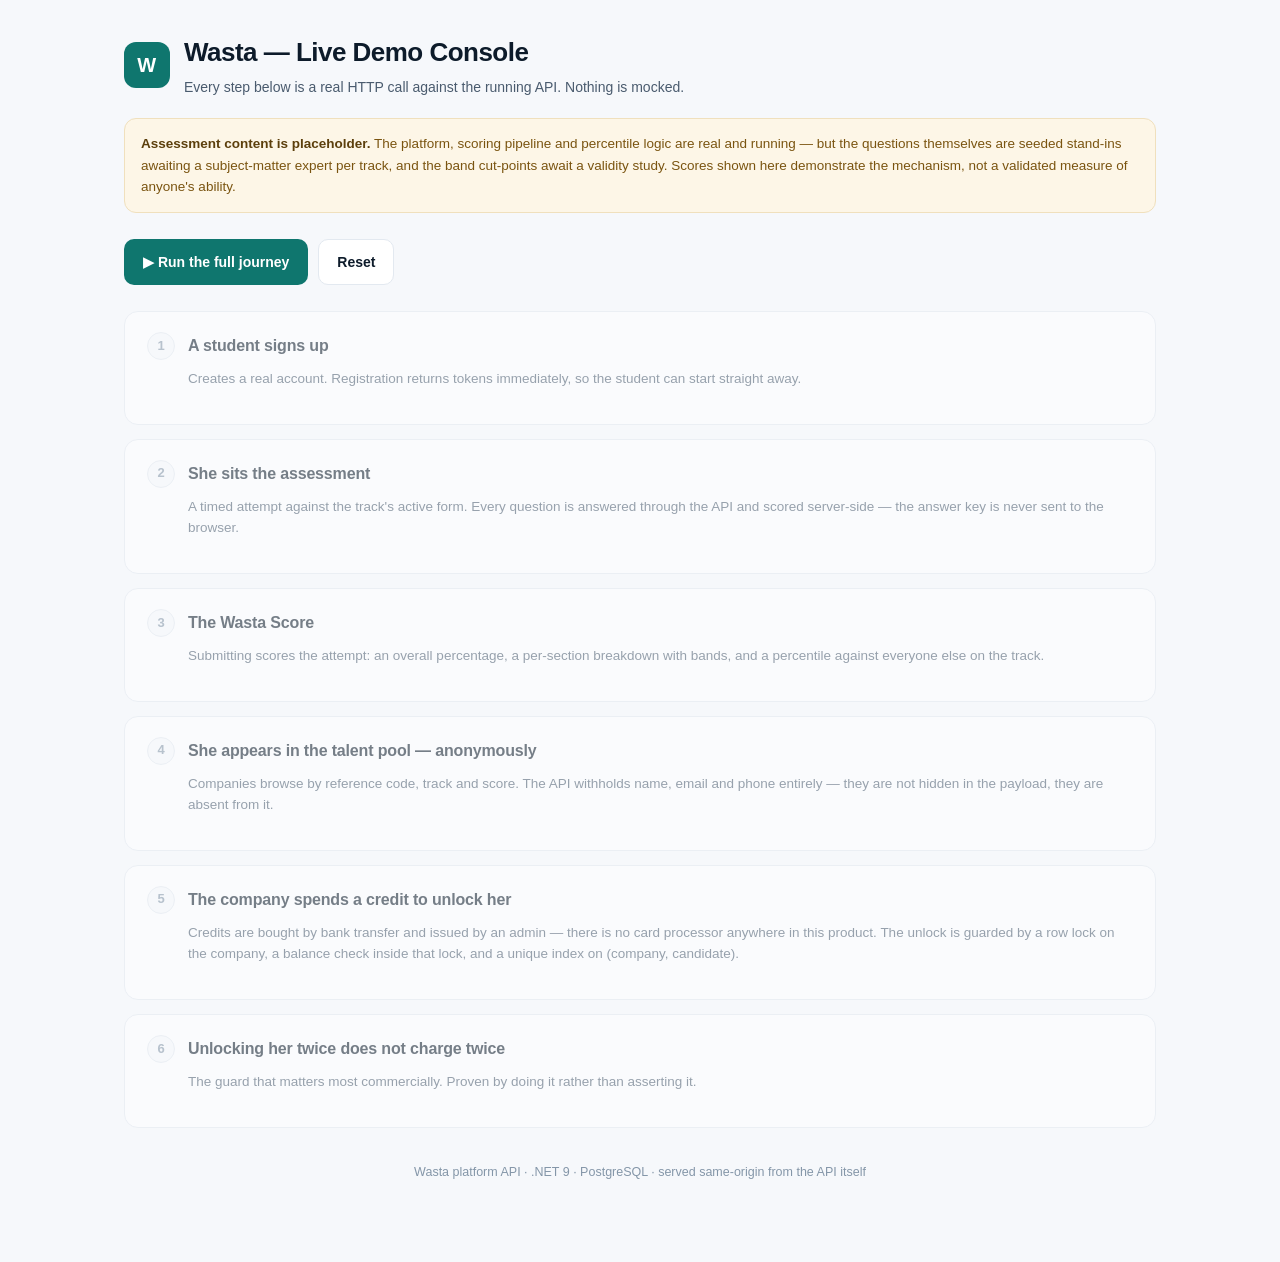
<file: src/Wasta.WebApi/wwwroot/demo.html>
<!doctype html>
<html lang="en">
<head>
<meta charset="utf-8" />
<meta name="viewport" content="width=device-width, initial-scale=1" />
<title>Wasta — Live Demo Console</title>
<style>
  :root{
    --ink:#0d1b2a; --ink-soft:#4a5b6e; --ink-faint:#8496a8;
    --line:#e3e9f0; --bg:#f6f8fb; --card:#ffffff;
    --accent:#0f766e; --accent-soft:#e6f4f1; --accent-deep:#0b544e;
    --gold:#b7791f; --gold-soft:#fdf6e7;
    --danger:#b3261e; --danger-soft:#fdeceb;
    --radius:14px;
    --mono:ui-monospace,SFMono-Regular,"SF Mono",Menlo,Consolas,monospace;
  }
  *{box-sizing:border-box}
  body{
    margin:0; background:var(--bg); color:var(--ink);
    font:15px/1.6 -apple-system,BlinkMacSystemFont,"Segoe UI",Inter,Roboto,sans-serif;
    -webkit-font-smoothing:antialiased;
  }
  .wrap{max-width:1080px;margin:0 auto;padding:32px 24px 80px}

  header.top{display:flex;align-items:flex-start;justify-content:space-between;gap:24px;flex-wrap:wrap;margin-bottom:8px}
  .brand{display:flex;align-items:center;gap:14px}
  .mark{
    width:46px;height:46px;border-radius:12px;background:var(--accent);color:#fff;
    display:grid;place-items:center;font-weight:700;font-size:20px;letter-spacing:.5px;
  }
  h1{font-size:26px;margin:0;letter-spacing:-.02em}
  .sub{color:var(--ink-soft);font-size:14px;margin-top:2px}

  .banner{
    margin:20px 0 26px;padding:14px 16px;border-radius:12px;
    background:var(--gold-soft);border:1px solid #f0e0bd;color:#7a5410;font-size:13.5px;
  }
  .banner b{color:#5c3f0c}

  .controls{display:flex;gap:10px;flex-wrap:wrap;margin-bottom:26px}
  button{
    font:inherit;font-weight:600;font-size:14px;cursor:pointer;
    border-radius:10px;padding:11px 18px;border:1px solid transparent;transition:.15s;
  }
  .primary{background:var(--accent);color:#fff}
  .primary:hover:not(:disabled){background:var(--accent-deep)}
  .ghost{background:var(--card);color:var(--ink);border-color:var(--line)}
  .ghost:hover:not(:disabled){border-color:var(--ink-faint)}
  button:disabled{opacity:.45;cursor:not-allowed}

  .step{
    background:var(--card);border:1px solid var(--line);border-radius:var(--radius);
    padding:20px 22px;margin-bottom:14px;opacity:.55;transition:.25s;
  }
  .step.active{opacity:1;border-color:var(--accent);box-shadow:0 6px 22px rgba(15,118,110,.09)}
  .step.done{opacity:1}
  .step-head{display:flex;align-items:center;gap:13px}
  .num{
    width:28px;height:28px;border-radius:50%;background:var(--bg);border:1px solid var(--line);
    display:grid;place-items:center;font-size:13px;font-weight:700;color:var(--ink-faint);flex:none;
  }
  .step.active .num{background:var(--accent);color:#fff;border-color:var(--accent)}
  .step.done .num{background:var(--accent-soft);color:var(--accent-deep);border-color:#bfe0dc}
  .step h3{margin:0;font-size:16px;font-weight:650;letter-spacing:-.01em}
  .step p.why{margin:8px 0 0 41px;color:var(--ink-soft);font-size:13.5px}
  .out{margin:14px 0 0 41px}

  .kv{display:flex;flex-wrap:wrap;gap:8px;margin-top:10px}
  .chip{
    background:var(--bg);border:1px solid var(--line);border-radius:8px;
    padding:6px 11px;font-size:12.5px;color:var(--ink-soft);
  }
  .chip b{color:var(--ink);font-weight:650}

  details.raw{margin-top:12px}
  details.raw summary{
    cursor:pointer;font-size:12px;color:var(--ink-faint);
    font-family:var(--mono);user-select:none;
  }
  details.raw summary:hover{color:var(--accent)}
  pre{
    background:#0d1b2a;color:#c8d6e5;border-radius:10px;padding:14px;overflow-x:auto;
    font-family:var(--mono);font-size:11.5px;line-height:1.55;margin:10px 0 0;
  }
  .verb{color:#7ee0d3;font-weight:700}

  /* Score card */
  .score{
    display:grid;grid-template-columns:auto 1fr;gap:28px;align-items:center;
    background:linear-gradient(135deg,#0f766e,#0b544e);color:#fff;
    border-radius:14px;padding:24px 26px;margin-top:12px;
  }
  .big{font-size:52px;font-weight:750;line-height:1;letter-spacing:-.03em}
  .big span{font-size:22px;opacity:.75;font-weight:600}
  .pct-label{font-size:12.5px;text-transform:uppercase;letter-spacing:.09em;opacity:.8;margin-top:8px}
  .bars{display:grid;gap:9px;min-width:0}
  .bar-row{display:grid;grid-template-columns:132px 1fr 74px;gap:12px;align-items:center;font-size:12.5px}
  .bar{height:7px;border-radius:99px;background:rgba(255,255,255,.22);overflow:hidden}
  .bar i{display:block;height:100%;background:#fff;border-radius:99px}
  .band{font-size:11px;text-align:right;opacity:.9}

  /* Talent pool */
  .pool{display:grid;grid-template-columns:repeat(auto-fill,minmax(196px,1fr));gap:10px;margin-top:12px}
  .cand{border:1px solid var(--line);border-radius:11px;padding:13px 14px;background:var(--bg)}
  .cand .ref{font-family:var(--mono);font-size:14px;font-weight:700;color:var(--accent-deep)}
  .cand .meta{font-size:12px;color:var(--ink-soft);margin-top:5px}
  .cand.revealed{background:var(--accent-soft);border-color:#bfe0dc}
  .cand .name{font-size:14px;font-weight:650;margin-top:6px}

  .note{
    margin-top:12px;padding:11px 14px;border-radius:10px;font-size:13px;
    background:var(--accent-soft);border:1px solid #bfe0dc;color:var(--accent-deep);
  }
  .note.warn{background:var(--danger-soft);border-color:#f3c9c6;color:var(--danger)}
  .err{color:var(--danger);font-size:13px;margin-top:8px}
  footer{margin-top:34px;color:var(--ink-faint);font-size:12.5px;text-align:center}
  @media(max-width:640px){
    .score{grid-template-columns:1fr;gap:18px}
    .bar-row{grid-template-columns:96px 1fr 62px}
    .step p.why,.out{margin-left:0}
  }
</style>
</head>
<body>
<div class="wrap">

  <header class="top">
    <div class="brand">
      <div class="mark">W</div>
      <div>
        <h1>Wasta — Live Demo Console</h1>
        <div class="sub">Every step below is a real HTTP call against the running API. Nothing is mocked.</div>
      </div>
    </div>
  </header>

  <div class="banner">
    <b>Assessment content is placeholder.</b> The platform, scoring pipeline and percentile logic are
    real and running — but the questions themselves are seeded stand-ins awaiting a subject-matter
    expert per track, and the band cut-points await a validity study. Scores shown here demonstrate
    the mechanism, not a validated measure of anyone's ability.
  </div>

  <div class="controls">
    <button class="primary" id="run">▶ Run the full journey</button>
    <button class="ghost" id="reset">Reset</button>
  </div>

  <div id="steps"></div>

  <footer>Wasta platform API · .NET 9 · PostgreSQL · served same-origin from the API itself</footer>
</div>

<script>
const BASE = "";
const $ = (s, r=document) => r.querySelector(s);
const sleep = ms => new Promise(r => setTimeout(r, ms));
const esc = s => String(s).replace(/[&<>]/g, c => ({'&':'&amp;','<':'&lt;','>':'&gt;'}[c]));

const state = {};
const log = [];

async function api(method, path, body, token){
  const opts = { method, headers: {} };
  if (body !== undefined){ opts.headers["Content-Type"] = "application/json"; opts.body = JSON.stringify(body); }
  if (token) opts.headers["Authorization"] = "Bearer " + token;
  const res = await fetch(BASE + path, opts);
  const text = await res.text();
  let data = null;
  try { data = text ? JSON.parse(text) : null; } catch { data = text; }
  const entry = { method, path, status: res.status, body, data };
  log.push(entry);
  return entry;
}

const STEPS = [
  {
    title: "A student signs up",
    why: "Creates a real account. Registration returns tokens immediately, so the student can start straight away.",
    run: async (ui) => {
      const email = `demo.live.${Date.now()}@wasta.test`;
      const r = await api("POST", "/api/auth/register/seeker", {
        fullName: "Layla Hassan", email, password: "Passw0rd123", trackId: 2
      });
      if (r.status >= 400) throw new Error("Registration failed: " + JSON.stringify(r.data));
      state.seeker = r.data; state.seekerEmail = email;
      ui.chips([["Name","Layla Hassan"],["Role",r.data.role],["Seeker id",r.data.seekerId],["Track","Backend Engineering"]]);
      ui.raw(r);
    }
  },
  {
    title: "She sits the assessment",
    why: "A timed attempt against the track's active form. Every question is answered through the API and scored server-side — the answer key is never sent to the browser.",
    run: async (ui) => {
      const start = await api("POST", "/api/assessments/tracks/2/attempts", undefined, state.seeker.accessToken);
      if (start.status >= 400) throw new Error("Could not start attempt");
      state.attemptId = start.data.attemptId;

      const view = await api("GET", `/api/assessments/attempts/${state.attemptId}`, undefined, state.seeker.accessToken);
      const qs = view.data.questions;
      const sections = qs.length;

      // Answer all but one correctly, so the score is believable rather than perfect.
      let n = 0;
      for (const q of qs){
        const right = q.options.find(o => o.body.includes("Correct"));
        const wrong = q.options.find(o => !o.body.includes("Correct"));
        const pick = (n === qs.length - 1 ? wrong : right).optionId;
        await api("PUT", `/api/assessments/attempts/${state.attemptId}/answers/${q.questionId}`,
                  { selectedOptionId: pick }, state.seeker.accessToken);
        n++;
      }
      ui.chips([["Attempt", state.attemptId],["Questions", sections],
                ["Time limit", Math.round(start.data.durationSeconds/60)+" min"],["Answers saved", n]]);
      ui.note("The question text is seeded placeholder content, so it isn't shown here. The timing, sectioning and scoring around it are real.");
      ui.raw(start);
    }
  },
  {
    title: "The Wasta Score",
    why: "Submitting scores the attempt: an overall percentage, a per-section breakdown with bands, and a percentile against everyone else on the track.",
    run: async (ui) => {
      const sub = await api("POST", `/api/assessments/attempts/${state.attemptId}/submit`, undefined, state.seeker.accessToken);
      if (sub.status >= 400) throw new Error("Submit failed: " + JSON.stringify(sub.data));
      const d = sub.data;
      state.score = d;
      ui.score(d);
      if (d.percentile === null){
        ui.note("Percentile withheld: fewer than 50 scored attempts on this track. That is a deliberate safeguard — a percentile drawn from a handful of attempts would be misleading.", true);
      }
      ui.raw(sub);
    }
  },
  {
    title: "She appears in the talent pool \u2014 anonymously",
    why: "Companies browse by reference code, track and score. The API withholds name, email and phone entirely \u2014 they are not hidden in the payload, they are absent from it.",
    run: async (ui) => {
      const login = await api("POST", "/api/auth/login", { email: "hiring@niletech.demo", password: "Passw0rd123" });
      if (login.status >= 400) throw new Error("Company sign-in failed \u2014 run scripts/seed-demo.py first.");
      state.company = login.data;
      const token = login.data.accessToken;

      const pool = await api("GET", "/api/talent-pool?page=1&pageSize=8", undefined, token);
      ui.pool(pool.data.items);

      // The same student from step 1, seen from the buying side.
      const mine = await api("GET", `/api/talent-pool/${state.seeker.seekerId}`, undefined, token);
      state.mine = mine.data;

      ui.chips([
        ["Candidates listed", pool.data.totalCount ?? pool.data.items.length],
        ["Our student is", mine.data.candidateReference],
        ["Name in response", mine.data.fullName === null ? "null" : String(mine.data.fullName)],
        ["Email in response", mine.data.email === null ? "null" : String(mine.data.email)]
      ]);
      ui.note("That is the student from step 1, listed as " + mine.data.candidateReference +
              ". Her name and email come back null \u2014 the company cannot see who she is yet.");
      ui.raw(mine);
    }
  },
  {
    title: "The company spends a credit to unlock her",
    why: "Credits are bought by bank transfer and issued by an admin \u2014 there is no card processor anywhere in this product. The unlock is guarded by a row lock on the company, a balance check inside that lock, and a unique index on (company, candidate).",
    run: async (ui) => {
      const token = state.company.accessToken;
      const before = await api("GET", "/api/companies/me/credits", undefined, token);

      const unlock = await api("POST", `/api/talent-pool/${state.seeker.seekerId}/unlock`, undefined, token);
      if (unlock.status >= 400) throw new Error("Unlock failed: " + JSON.stringify(unlock.data));

      const after = await api("GET", "/api/companies/me/credits", undefined, token);
      const revealed = await api("GET", `/api/talent-pool/${state.seeker.seekerId}`, undefined, token);
      state.revealed = revealed.data;

      ui.revealed(state.mine, revealed.data);
      ui.chips([
        ["Balance before", before.data.balance],
        ["Balance after", after.data.balance],
        ["Cost", (before.data.balance - after.data.balance) + " credit"]
      ]);
      ui.raw(unlock);
    }
  },
  {
    title: "Unlocking her twice does not charge twice",
    why: "The guard that matters most commercially. Proven by doing it rather than asserting it.",
    run: async (ui) => {
      const token = state.company.accessToken;
      const before = await api("GET", "/api/companies/me/credits", undefined, token);
      const again = await api("POST", `/api/talent-pool/${state.seeker.seekerId}/unlock`, undefined, token);
      const after = await api("GET", "/api/companies/me/credits", undefined, token);
      const charged = before.data.balance - after.data.balance;

      ui.chips([
        ["Second unlock", "HTTP " + again.status],
        ["Balance before", before.data.balance],
        ["Balance after", after.data.balance],
        ["Charged again", charged + " credit"]
      ]);
      ui.note(charged === 0
        ? "Charged nothing the second time. The unlock is idempotent for a given company and candidate."
        : "Charged again \u2014 that would be a billing bug.", charged !== 0);
      ui.raw(again);
    }
  }
];

function makeUi(outEl){
  return {
    chips(pairs){
      const d = document.createElement("div");
      d.className = "kv";
      d.innerHTML = pairs.map(([k,v]) => `<span class="chip">${esc(k)} <b>${esc(v)}</b></span>`).join("");
      outEl.appendChild(d);
    },
    note(text, warn=false){
      const d = document.createElement("div");
      d.className = "note" + (warn ? " warn" : "");
      d.textContent = text;
      outEl.appendChild(d);
    },
    score(d){
      const rows = d.sections.map(s => `
        <div class="bar-row">
          <span>${esc(s.sectionName)}</span>
          <span class="bar"><i style="width:${Math.max(2, s.percent)}%"></i></span>
          <span class="band">${esc(s.bandName)} · ${s.percent}%</span>
        </div>`).join("");
      const el = document.createElement("div");
      el.className = "score";
      el.innerHTML = `
        <div>
          <div class="big">${d.overallPercent}<span>%</span></div>
          <div class="pct-label">${d.percentile === null ? "Percentile withheld" : d.percentile + "th percentile"}</div>
        </div>
        <div class="bars">${rows}</div>`;
      outEl.appendChild(el);
    },
    pool(items){
      const el = document.createElement("div");
      el.className = "pool";
      el.innerHTML = items.map(c => `
        <div class="cand">
          <div class="ref">${esc(c.candidateReference)}</div>
          <div class="meta">${esc(c.trackName)}</div>
          <div class="meta">Score ${c.overallPercent}%${c.percentile !== null ? " · " + c.percentile + "th pct" : ""}</div>
        </div>`).join("");
      outEl.appendChild(el);
    },
    revealed(target, data){
      const el = document.createElement("div");
      el.className = "pool";
      el.innerHTML = `
        <div class="cand revealed">
          <div class="ref">${esc(target.candidateReference)}</div>
          <div class="name">${esc(data.fullName ?? data.name ?? "identity revealed")}</div>
          <div class="meta">${esc(data.email ?? "")}</div>
          <div class="meta">${esc(target.trackName)} · ${target.overallPercent}%</div>
        </div>`;
      outEl.appendChild(el);
    },
    raw(entry){
      const d = document.createElement("details");
      d.className = "raw";
      d.innerHTML = `<summary>the actual request &amp; response</summary>
        <pre><span class="verb">${entry.method}</span> ${esc(entry.path)} → ${entry.status}
${esc(JSON.stringify(entry.data, null, 2) ?? "").slice(0, 1400)}</pre>`;
      outEl.appendChild(d);
    },
    error(msg){
      const d = document.createElement("div");
      d.className = "err";
      d.textContent = "⚠ " + msg;
      outEl.appendChild(d);
    }
  };
}

function render(){
  const host = $("#steps");
  host.innerHTML = "";
  STEPS.forEach((s, i) => {
    const el = document.createElement("section");
    el.className = "step";
    el.id = "step" + i;
    el.innerHTML = `
      <div class="step-head"><div class="num">${i+1}</div><h3>${esc(s.title)}</h3></div>
      <p class="why">${esc(s.why)}</p>
      <div class="out" id="out${i}"></div>`;
    host.appendChild(el);
  });
}

async function runAll(){
  const btn = $("#run");
  btn.disabled = true;
  render();
  for (let i = 0; i < STEPS.length; i++){
    const el = $("#step" + i);
    el.classList.add("active");
    el.scrollIntoView({ behavior: "smooth", block: "center" });
    const ui = makeUi($("#out" + i));
    try {
      await STEPS[i].run(ui);
      el.classList.remove("active"); el.classList.add("done");
    } catch (e){
      ui.error(e.message);
      el.classList.remove("active"); el.classList.add("done");
      break;
    }
    await sleep(650);
  }
  btn.disabled = false;
}

$("#run").addEventListener("click", runAll);
$("#reset").addEventListener("click", () => { for (const k in state) delete state[k]; log.length = 0; render(); });
render();
</script>
</body>
</html>
</file>
